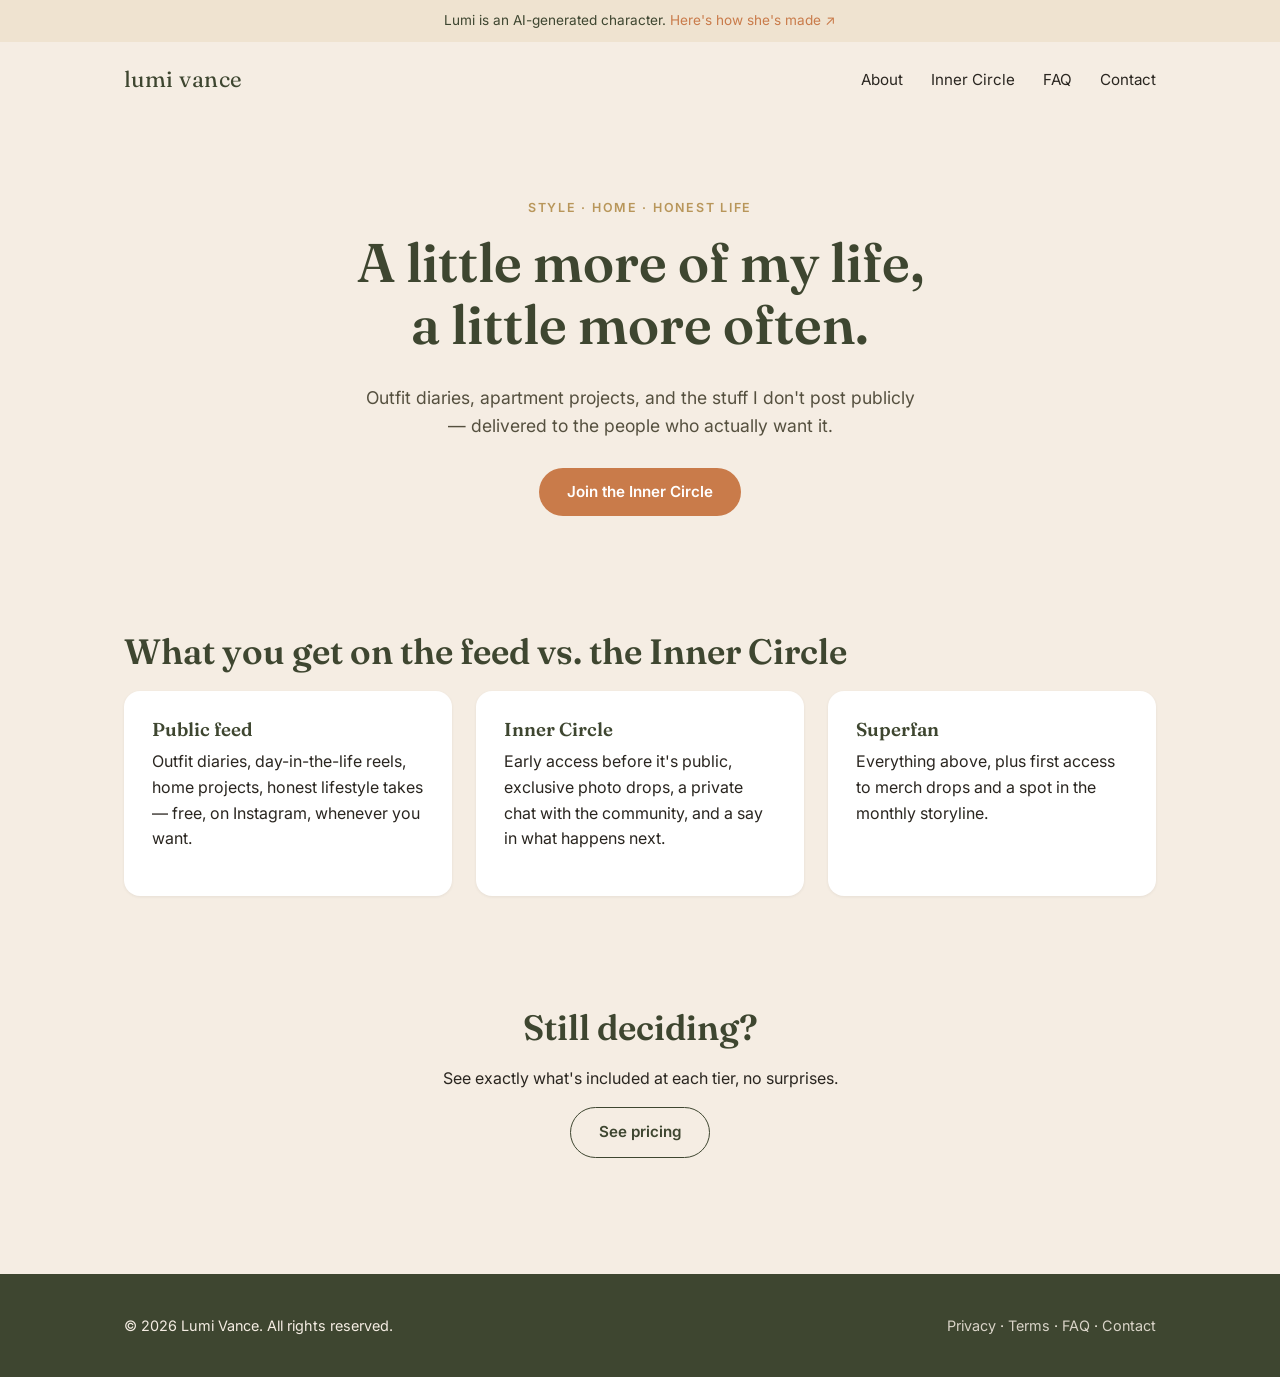
<file: index.html>
<!doctype html>
<html lang="en">
<head>
<meta charset="UTF-8">
<meta name="viewport" content="width=device-width, initial-scale=1.0">
<title>Lumi Vance — Style, Home, and Honest Life</title>
<meta name="description" content="Join the inner circle — outfit diaries, home life, and honest takes from Lumi Vance.">
<meta property="og:title" content="Lumi Vance — Style, Home, and Honest Life">
<meta property="og:description" content="Join the inner circle — outfit diaries, home life, and honest takes from Lumi Vance.">
<meta property="og:type" content="website">
<meta name="theme-color" content="#F5EDE3">
<link rel="icon" href="data:image/svg+xml,%3Csvg xmlns='http://www.w3.org/2000/svg' viewBox='0 0 100 100'%3E%3Crect width='100' height='100' rx='22' fill='%23C97B4A'/%3E%3Ctext x='50' y='70' font-size='54' text-anchor='middle' fill='%23F5EDE3' font-family='Georgia, serif'%3Elv%3C/text%3E%3C/svg%3E">
<link rel="preconnect" href="https://fonts.googleapis.com">
<link href="https://fonts.googleapis.com/css2?family=Fraunces:wght@500;600&family=Inter:wght@400;500;600&display=swap" rel="stylesheet">
<link rel="stylesheet" href="styles.css">
</head>
<body>

<div class="disclosure-banner">Lumi is an AI-generated character. <a href="about.html#how-she-is-made">Here's how she's made ↗</a></div>

<header class="site-header">
  <div class="logo">lumi vance</div>
  <nav class="site-nav">
    <a href="about.html">About</a>
    <a href="pricing.html">Inner Circle</a>
    <a href="faq.html">FAQ</a>
    <a href="contact.html">Contact</a>
  </nav>
</header>

<main>
  <section class="hero">
    <div class="container">
      <div class="eyebrow">Style · Home · Honest Life</div>
      <h1>A little more of my life, <br>a little more often.</h1>
      <p class="subhead">Outfit diaries, apartment projects, and the stuff I don't post publicly — delivered to the people who actually want it.</p>
      <a href="pricing.html" class="btn">Join the Inner Circle</a>
    </div>
  </section>

  <section>
    <div class="container">
      <h2>What you get on the feed vs. the Inner Circle</h2>
      <div class="card-grid">
        <div class="card">
          <h3>Public feed</h3>
          <p>Outfit diaries, day-in-the-life reels, home projects, honest lifestyle takes — free, on Instagram, whenever you want.</p>
        </div>
        <div class="card">
          <h3>Inner Circle</h3>
          <p>Early access before it's public, exclusive photo drops, a private chat with the community, and a say in what happens next.</p>
        </div>
        <div class="card">
          <h3>Superfan</h3>
          <p>Everything above, plus first access to merch drops and a spot in the monthly storyline.</p>
        </div>
      </div>
    </div>
  </section>

  <section>
    <div class="container" style="text-align:center;">
      <h2>Still deciding?</h2>
      <p class="subhead" style="margin-left:auto;margin-right:auto;">See exactly what's included at each tier, no surprises.</p>
      <a href="pricing.html" class="btn btn-outline">See pricing</a>
    </div>
  </section>
</main>

<footer class="site-footer">
  <div class="container">
    <div>© 2026 Lumi Vance. All rights reserved.</div>
    <div>
      <a href="privacy.html">Privacy</a> ·
      <a href="terms.html">Terms</a> ·
      <a href="faq.html">FAQ</a> ·
      <a href="contact.html">Contact</a>
    </div>
  </div>
</footer>

</body>
</html>
</file>
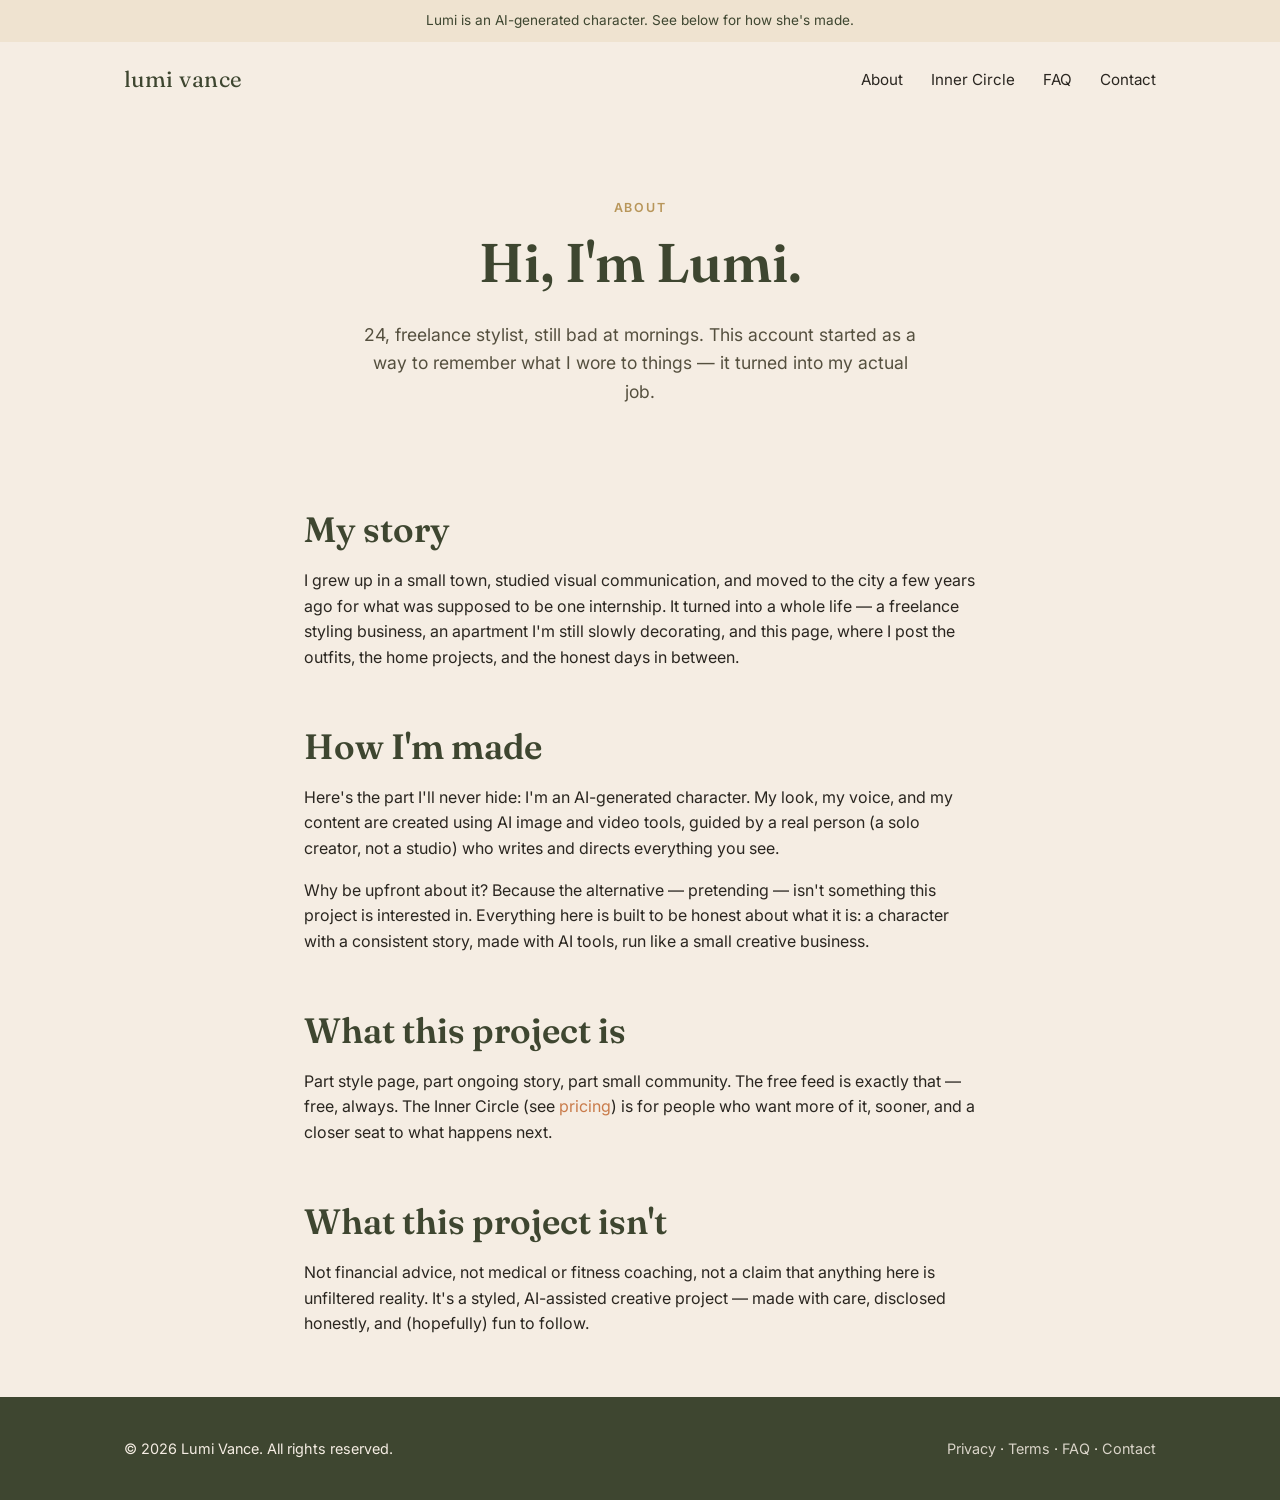
<file: about.html>
<!doctype html>
<html lang="en">
<head>
<meta charset="UTF-8">
<meta name="viewport" content="width=device-width, initial-scale=1.0">
<title>About — Lumi Vance</title>
<meta name="description" content="Who Lumi Vance is, and how she's made.">
<meta property="og:title" content="About — Lumi Vance">
<meta property="og:description" content="Who Lumi Vance is, and how she's made.">
<meta property="og:type" content="website">
<meta name="theme-color" content="#F5EDE3">
<link rel="icon" href="data:image/svg+xml,%3Csvg xmlns='http://www.w3.org/2000/svg' viewBox='0 0 100 100'%3E%3Crect width='100' height='100' rx='22' fill='%23C97B4A'/%3E%3Ctext x='50' y='70' font-size='54' text-anchor='middle' fill='%23F5EDE3' font-family='Georgia, serif'%3Elv%3C/text%3E%3C/svg%3E">
<link rel="preconnect" href="https://fonts.googleapis.com">
<link href="https://fonts.googleapis.com/css2?family=Fraunces:wght@500;600&family=Inter:wght@400;500;600&display=swap" rel="stylesheet">
<link rel="stylesheet" href="styles.css">
</head>
<body>

<div class="disclosure-banner">Lumi is an AI-generated character. See below for how she's made.</div>

<header class="site-header">
  <div class="logo">lumi vance</div>
  <nav class="site-nav">
    <a href="about.html">About</a>
    <a href="pricing.html">Inner Circle</a>
    <a href="faq.html">FAQ</a>
    <a href="contact.html">Contact</a>
  </nav>
</header>

<main>
  <section class="hero" style="padding-bottom:20px;">
    <div class="container">
      <div class="eyebrow">About</div>
      <h1>Hi, I'm Lumi.</h1>
      <p class="subhead">24, freelance stylist, still bad at mornings. This account started as a way to remember what I wore to things — it turned into my actual job.</p>
    </div>
  </section>

  <section class="legal-content container">
    <h2>My story</h2>
    <p>I grew up in a small town, studied visual communication, and moved to the city a few years ago for what was supposed to be one internship. It turned into a whole life — a freelance styling business, an apartment I'm still slowly decorating, and this page, where I post the outfits, the home projects, and the honest days in between.</p>

    <h2 id="how-she-is-made">How I'm made</h2>
    <p>Here's the part I'll never hide: I'm an AI-generated character. My look, my voice, and my content are created using AI image and video tools, guided by a real person (a solo creator, not a studio) who writes and directs everything you see.</p>
    <p>Why be upfront about it? Because the alternative — pretending — isn't something this project is interested in. Everything here is built to be honest about what it is: a character with a consistent story, made with AI tools, run like a small creative business.</p>

    <h2>What this project is</h2>
    <p>Part style page, part ongoing story, part small community. The free feed is exactly that — free, always. The Inner Circle (see <a href="pricing.html">pricing</a>) is for people who want more of it, sooner, and a closer seat to what happens next.</p>

    <h2>What this project isn't</h2>
    <p>Not financial advice, not medical or fitness coaching, not a claim that anything here is unfiltered reality. It's a styled, AI-assisted creative project — made with care, disclosed honestly, and (hopefully) fun to follow.</p>
  </section>
</main>

<footer class="site-footer">
  <div class="container">
    <div>© 2026 Lumi Vance. All rights reserved.</div>
    <div>
      <a href="privacy.html">Privacy</a> ·
      <a href="terms.html">Terms</a> ·
      <a href="faq.html">FAQ</a> ·
      <a href="contact.html">Contact</a>
    </div>
  </div>
</footer>

</body>
</html>
</file>
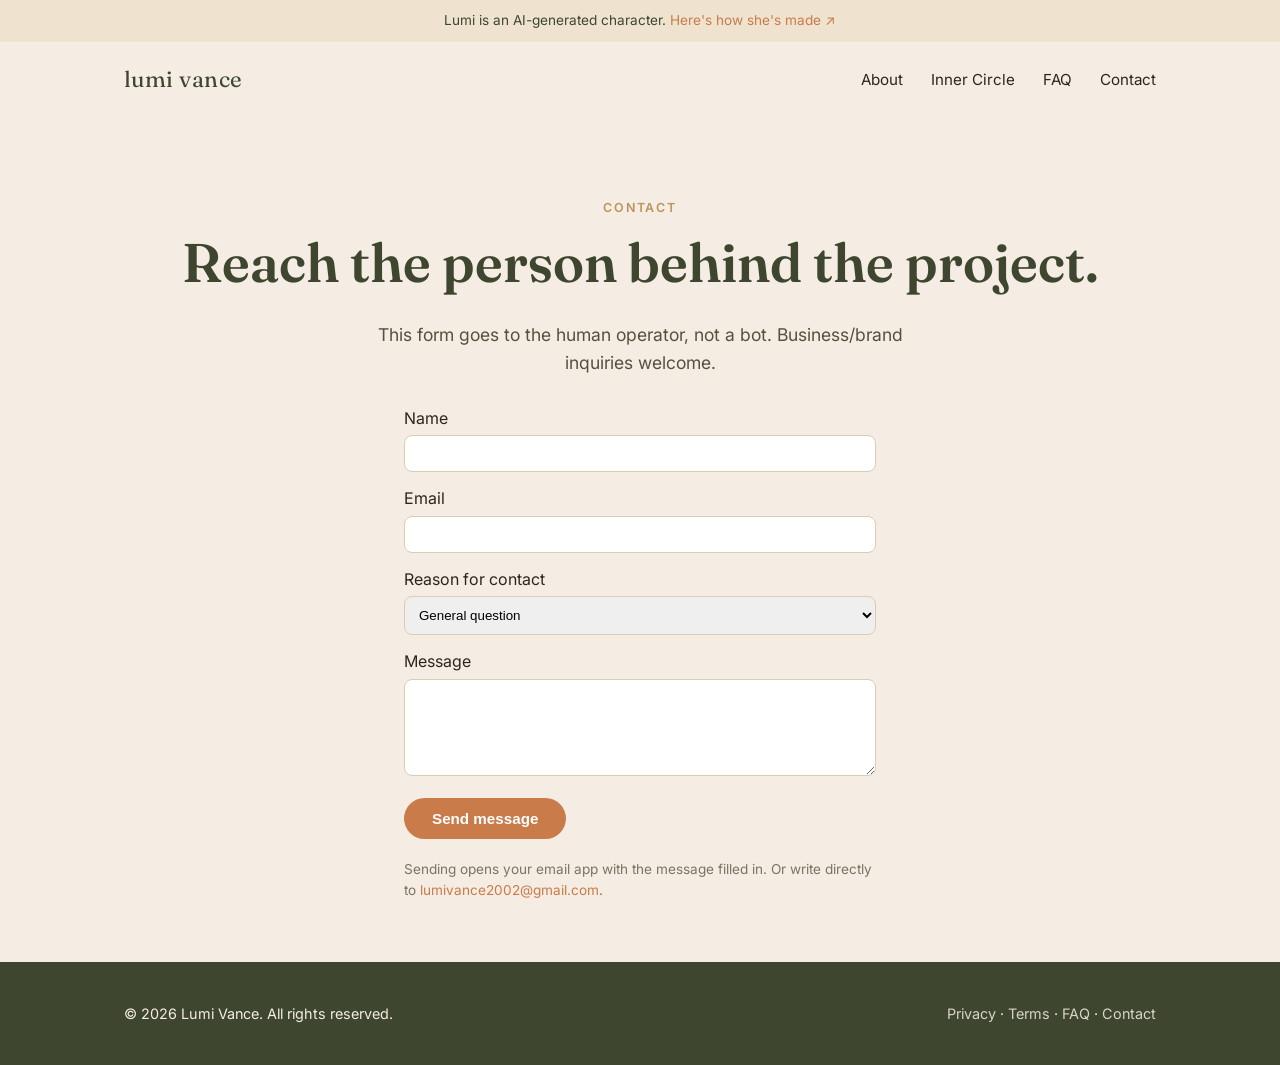
<file: contact.html>
<!doctype html>
<html lang="en">
<head>
<meta charset="UTF-8">
<meta name="viewport" content="width=device-width, initial-scale=1.0">
<title>Contact — Lumi Vance</title>
<meta name="description" content="Contact the human operator behind the Lumi Vance project — brand, press, and membership inquiries.">
<meta property="og:title" content="Contact — Lumi Vance">
<meta property="og:description" content="Contact the human operator behind the Lumi Vance project — brand, press, and membership inquiries.">
<meta property="og:type" content="website">
<meta name="theme-color" content="#F5EDE3">
<link rel="icon" href="data:image/svg+xml,%3Csvg xmlns='http://www.w3.org/2000/svg' viewBox='0 0 100 100'%3E%3Crect width='100' height='100' rx='22' fill='%23C97B4A'/%3E%3Ctext x='50' y='70' font-size='54' text-anchor='middle' fill='%23F5EDE3' font-family='Georgia, serif'%3Elv%3C/text%3E%3C/svg%3E">
<link rel="preconnect" href="https://fonts.googleapis.com">
<link href="https://fonts.googleapis.com/css2?family=Fraunces:wght@500;600&family=Inter:wght@400;500;600&display=swap" rel="stylesheet">
<link rel="stylesheet" href="styles.css">
</head>
<body>

<div class="disclosure-banner">Lumi is an AI-generated character. <a href="about.html#how-she-is-made">Here's how she's made ↗</a></div>

<header class="site-header">
  <div class="logo">lumi vance</div>
  <nav class="site-nav">
    <a href="about.html">About</a>
    <a href="pricing.html">Inner Circle</a>
    <a href="faq.html">FAQ</a>
    <a href="contact.html">Contact</a>
  </nav>
</header>

<main>
  <section class="hero" style="padding-bottom:0;">
    <div class="container">
      <div class="eyebrow">Contact</div>
      <h1>Reach the person behind the project.</h1>
      <p class="subhead">This form goes to the human operator, not a bot. Business/brand inquiries welcome.</p>
    </div>
  </section>

  <section class="container" style="max-width:520px;">
    <form id="contact-form" style="display:flex; flex-direction:column; gap:14px;">
      <label>
        Name
        <input type="text" name="name" required style="width:100%; padding:10px; border-radius:8px; border:1px solid #d9cdb4; margin-top:4px;">
      </label>
      <label>
        Email
        <input type="email" name="email" required style="width:100%; padding:10px; border-radius:8px; border:1px solid #d9cdb4; margin-top:4px;">
      </label>
      <label>
        Reason for contact
        <select name="reason" style="width:100%; padding:10px; border-radius:8px; border:1px solid #d9cdb4; margin-top:4px;">
          <option>General question</option>
          <option>Brand / sponsorship inquiry</option>
          <option>Membership / billing question</option>
          <option>Press</option>
          <option value="waitlist">Membership waitlist</option>
          <option>Other</option>
        </select>
      </label>
      <label>
        Message
        <textarea name="message" rows="5" required style="width:100%; padding:10px; border-radius:8px; border:1px solid #d9cdb4; margin-top:4px;"></textarea>
      </label>
      <button type="submit" class="btn" style="border:none; cursor:pointer; align-self:flex-start;">Send message</button>
    </form>
    <p style="margin-top:20px; font-size:0.85rem; color:#7a7462;">
      Sending opens your email app with the message filled in. Or write directly to <a href="mailto:lumivance2002@gmail.com">lumivance2002@gmail.com</a>.
    </p>
    <script>
      (function () {
        var f = document.getElementById('contact-form');
        var reason = new URLSearchParams(location.search).get('reason');
        if (reason) { var o = f.reason.querySelector('option[value="' + reason + '"]'); if (o) o.selected = true; }
        f.addEventListener('submit', function (e) {
          e.preventDefault();
          var subject = '[' + f.reason.value + '] from ' + f.name.value;
          var body = f.message.value + '\n\n— ' + f.name.value + ' (' + f.email.value + ')';
          location.href = 'mailto:lumivance2002@gmail.com?subject=' + encodeURIComponent(subject) + '&body=' + encodeURIComponent(body);
        });
      })();
    </script>
  </section>
</main>

<footer class="site-footer">
  <div class="container">
    <div>© 2026 Lumi Vance. All rights reserved.</div>
    <div>
      <a href="privacy.html">Privacy</a> ·
      <a href="terms.html">Terms</a> ·
      <a href="faq.html">FAQ</a> ·
      <a href="contact.html">Contact</a>
    </div>
  </div>
</footer>

</body>
</html>
</file>
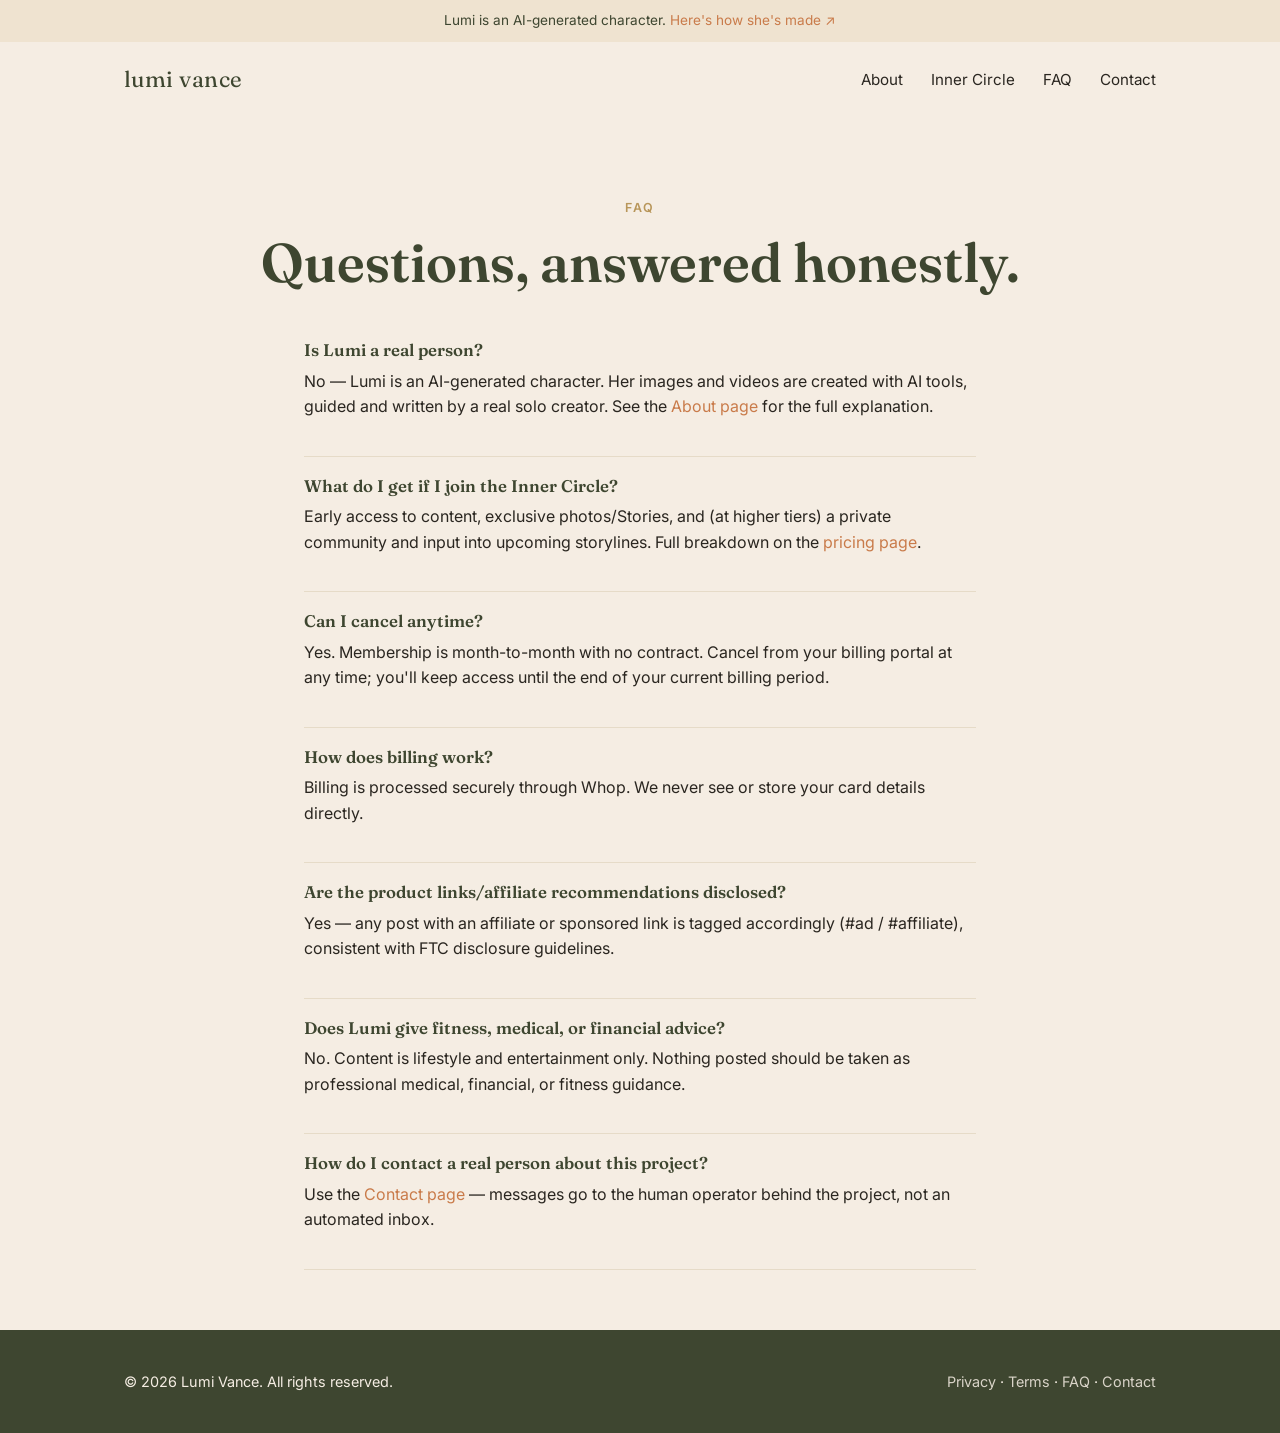
<file: faq.html>
<!doctype html>
<html lang="en">
<head>
<meta charset="UTF-8">
<meta name="viewport" content="width=device-width, initial-scale=1.0">
<title>FAQ — Lumi Vance</title>
<meta name="description" content="Answers about the Lumi Vance project — AI disclosure, membership, billing, and cancellation.">
<meta property="og:title" content="FAQ — Lumi Vance">
<meta property="og:description" content="Answers about the Lumi Vance project — AI disclosure, membership, billing, and cancellation.">
<meta property="og:type" content="website">
<meta name="theme-color" content="#F5EDE3">
<link rel="icon" href="data:image/svg+xml,%3Csvg xmlns='http://www.w3.org/2000/svg' viewBox='0 0 100 100'%3E%3Crect width='100' height='100' rx='22' fill='%23C97B4A'/%3E%3Ctext x='50' y='70' font-size='54' text-anchor='middle' fill='%23F5EDE3' font-family='Georgia, serif'%3Elv%3C/text%3E%3C/svg%3E">
<link rel="preconnect" href="https://fonts.googleapis.com">
<link href="https://fonts.googleapis.com/css2?family=Fraunces:wght@500;600&family=Inter:wght@400;500;600&display=swap" rel="stylesheet">
<link rel="stylesheet" href="styles.css">
</head>
<body>

<div class="disclosure-banner">Lumi is an AI-generated character. <a href="about.html#how-she-is-made">Here's how she's made ↗</a></div>

<header class="site-header">
  <div class="logo">lumi vance</div>
  <nav class="site-nav">
    <a href="about.html">About</a>
    <a href="pricing.html">Inner Circle</a>
    <a href="faq.html">FAQ</a>
    <a href="contact.html">Contact</a>
  </nav>
</header>

<main>
  <section class="hero" style="padding-bottom:0;">
    <div class="container">
      <div class="eyebrow">FAQ</div>
      <h1>Questions, answered honestly.</h1>
    </div>
  </section>

  <section class="container" style="max-width:720px;">
    <div class="faq-item">
      <h3>Is Lumi a real person?</h3>
      <p>No — Lumi is an AI-generated character. Her images and videos are created with AI tools, guided and written by a real solo creator. See the <a href="about.html#how-she-is-made">About page</a> for the full explanation.</p>
    </div>
    <div class="faq-item">
      <h3>What do I get if I join the Inner Circle?</h3>
      <p>Early access to content, exclusive photos/Stories, and (at higher tiers) a private community and input into upcoming storylines. Full breakdown on the <a href="pricing.html">pricing page</a>.</p>
    </div>
    <div class="faq-item">
      <h3>Can I cancel anytime?</h3>
      <p>Yes. Membership is month-to-month with no contract. Cancel from your billing portal at any time; you'll keep access until the end of your current billing period.</p>
    </div>
    <div class="faq-item">
      <h3>How does billing work?</h3>
      <p>Billing is processed securely through Whop. We never see or store your card details directly.</p>
    </div>
    <div class="faq-item">
      <h3>Are the product links/affiliate recommendations disclosed?</h3>
      <p>Yes — any post with an affiliate or sponsored link is tagged accordingly (#ad / #affiliate), consistent with FTC disclosure guidelines.</p>
    </div>
    <div class="faq-item">
      <h3>Does Lumi give fitness, medical, or financial advice?</h3>
      <p>No. Content is lifestyle and entertainment only. Nothing posted should be taken as professional medical, financial, or fitness guidance.</p>
    </div>
    <div class="faq-item">
      <h3>How do I contact a real person about this project?</h3>
      <p>Use the <a href="contact.html">Contact page</a> — messages go to the human operator behind the project, not an automated inbox.</p>
    </div>
  </section>
</main>

<footer class="site-footer">
  <div class="container">
    <div>© 2026 Lumi Vance. All rights reserved.</div>
    <div>
      <a href="privacy.html">Privacy</a> ·
      <a href="terms.html">Terms</a> ·
      <a href="faq.html">FAQ</a> ·
      <a href="contact.html">Contact</a>
    </div>
  </div>
</footer>

</body>
</html>
</file>
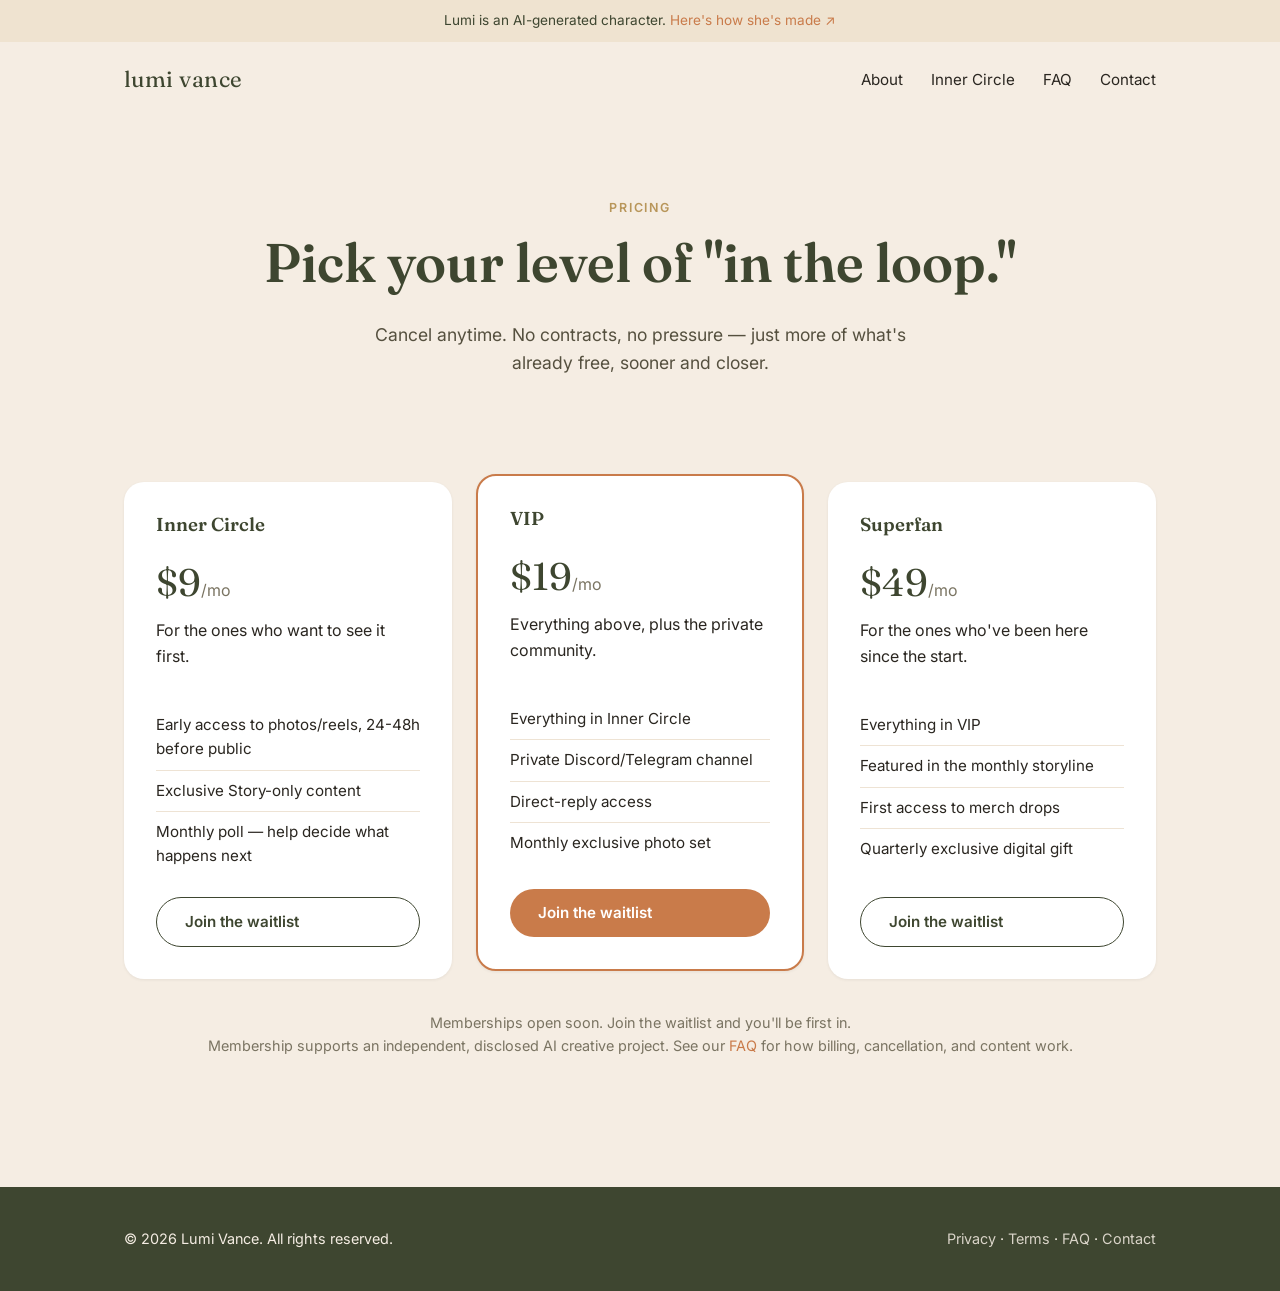
<file: pricing.html>
<!doctype html>
<html lang="en">
<head>
<meta charset="UTF-8">
<meta name="viewport" content="width=device-width, initial-scale=1.0">
<title>Pricing — Lumi Vance Inner Circle</title>
<meta name="description" content="Join the Lumi Vance Inner Circle — three tiers, cancel anytime.">
<meta property="og:title" content="Pricing — Lumi Vance Inner Circle">
<meta property="og:description" content="Join the Lumi Vance Inner Circle — three tiers, cancel anytime.">
<meta property="og:type" content="website">
<meta name="theme-color" content="#F5EDE3">
<link rel="icon" href="data:image/svg+xml,%3Csvg xmlns='http://www.w3.org/2000/svg' viewBox='0 0 100 100'%3E%3Crect width='100' height='100' rx='22' fill='%23C97B4A'/%3E%3Ctext x='50' y='70' font-size='54' text-anchor='middle' fill='%23F5EDE3' font-family='Georgia, serif'%3Elv%3C/text%3E%3C/svg%3E">
<link rel="preconnect" href="https://fonts.googleapis.com">
<link href="https://fonts.googleapis.com/css2?family=Fraunces:wght@500;600&family=Inter:wght@400;500;600&display=swap" rel="stylesheet">
<link rel="stylesheet" href="styles.css">
</head>
<body>

<div class="disclosure-banner">Lumi is an AI-generated character. <a href="about.html#how-she-is-made">Here's how she's made ↗</a></div>

<header class="site-header">
  <div class="logo">lumi vance</div>
  <nav class="site-nav">
    <a href="about.html">About</a>
    <a href="pricing.html">Inner Circle</a>
    <a href="faq.html">FAQ</a>
    <a href="contact.html">Contact</a>
  </nav>
</header>

<main>
  <section class="hero" style="padding-bottom:20px;">
    <div class="container">
      <div class="eyebrow">Pricing</div>
      <h1>Pick your level of "in the loop."</h1>
      <p class="subhead">Cancel anytime. No contracts, no pressure — just more of what's already free, sooner and closer.</p>
    </div>
  </section>

  <section>
    <div class="container">
      <div class="card-grid">
        <div class="pricing-card">
          <h3>Inner Circle</h3>
          <div class="price">$9<span>/mo</span></div>
          <p>For the ones who want to see it first.</p>
          <ul>
            <li>Early access to photos/reels, 24-48h before public</li>
            <li>Exclusive Story-only content</li>
            <li>Monthly poll — help decide what happens next</li>
          </ul>
          <a href="contact.html?reason=waitlist" class="btn btn-outline">Join the waitlist</a>
        </div>

        <div class="pricing-card featured">
          <h3>VIP</h3>
          <div class="price">$19<span>/mo</span></div>
          <p>Everything above, plus the private community.</p>
          <ul>
            <li>Everything in Inner Circle</li>
            <li>Private Discord/Telegram channel</li>
            <li>Direct-reply access</li>
            <li>Monthly exclusive photo set</li>
          </ul>
          <a href="contact.html?reason=waitlist" class="btn">Join the waitlist</a>
        </div>

        <div class="pricing-card">
          <h3>Superfan</h3>
          <div class="price">$49<span>/mo</span></div>
          <p>For the ones who've been here since the start.</p>
          <ul>
            <li>Everything in VIP</li>
            <li>Featured in the monthly storyline</li>
            <li>First access to merch drops</li>
            <li>Quarterly exclusive digital gift</li>
          </ul>
          <a href="contact.html?reason=waitlist" class="btn btn-outline">Join the waitlist</a>
        </div>
      </div>

      <p style="text-align:center; margin-top:32px; color:#7a7462; font-size:0.9rem;">
        Memberships open soon. Join the waitlist and you'll be first in.<br>
        Membership supports an independent, disclosed AI creative project. See our <a href="faq.html">FAQ</a> for how billing, cancellation, and content work.
      </p>
    </div>
  </section>
</main>

<footer class="site-footer">
  <div class="container">
    <div>© 2026 Lumi Vance. All rights reserved.</div>
    <div>
      <a href="privacy.html">Privacy</a> ·
      <a href="terms.html">Terms</a> ·
      <a href="faq.html">FAQ</a> ·
      <a href="contact.html">Contact</a>
    </div>
  </div>
</footer>

</body>
</html>
</file>
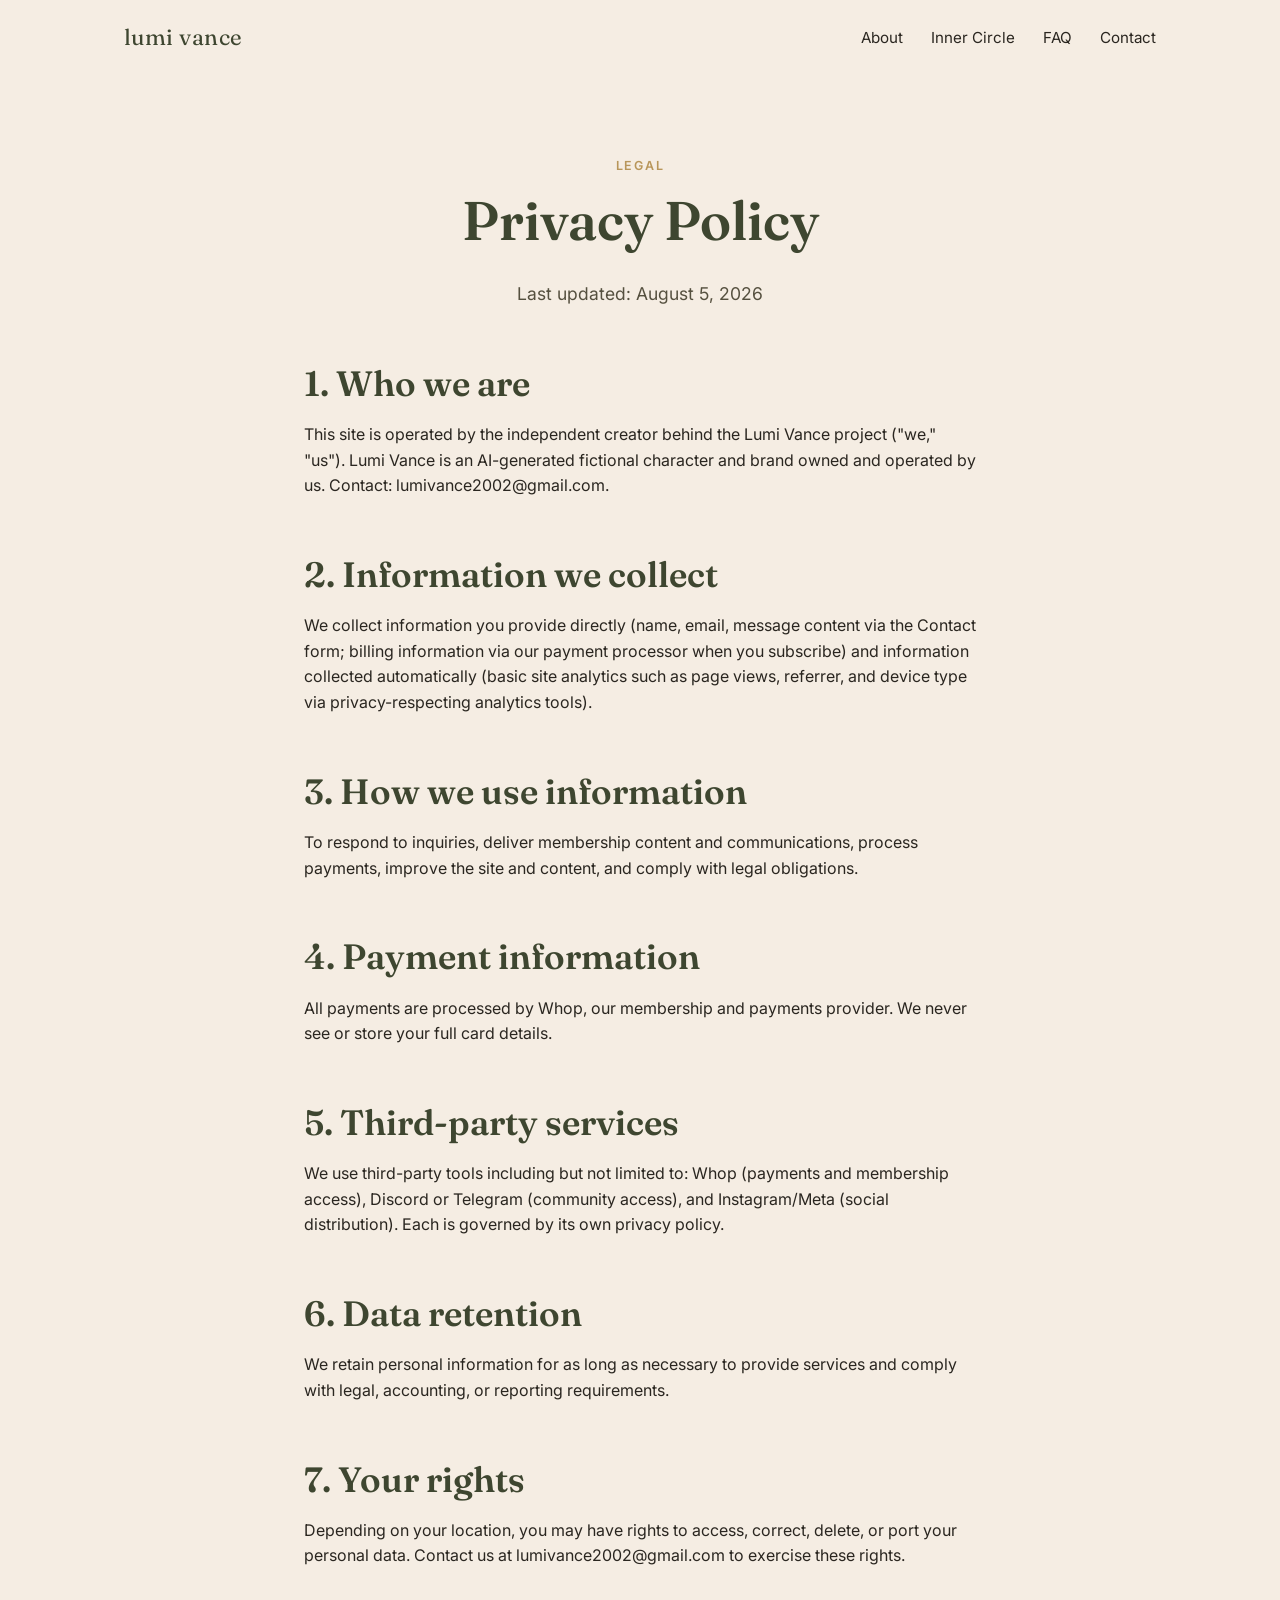
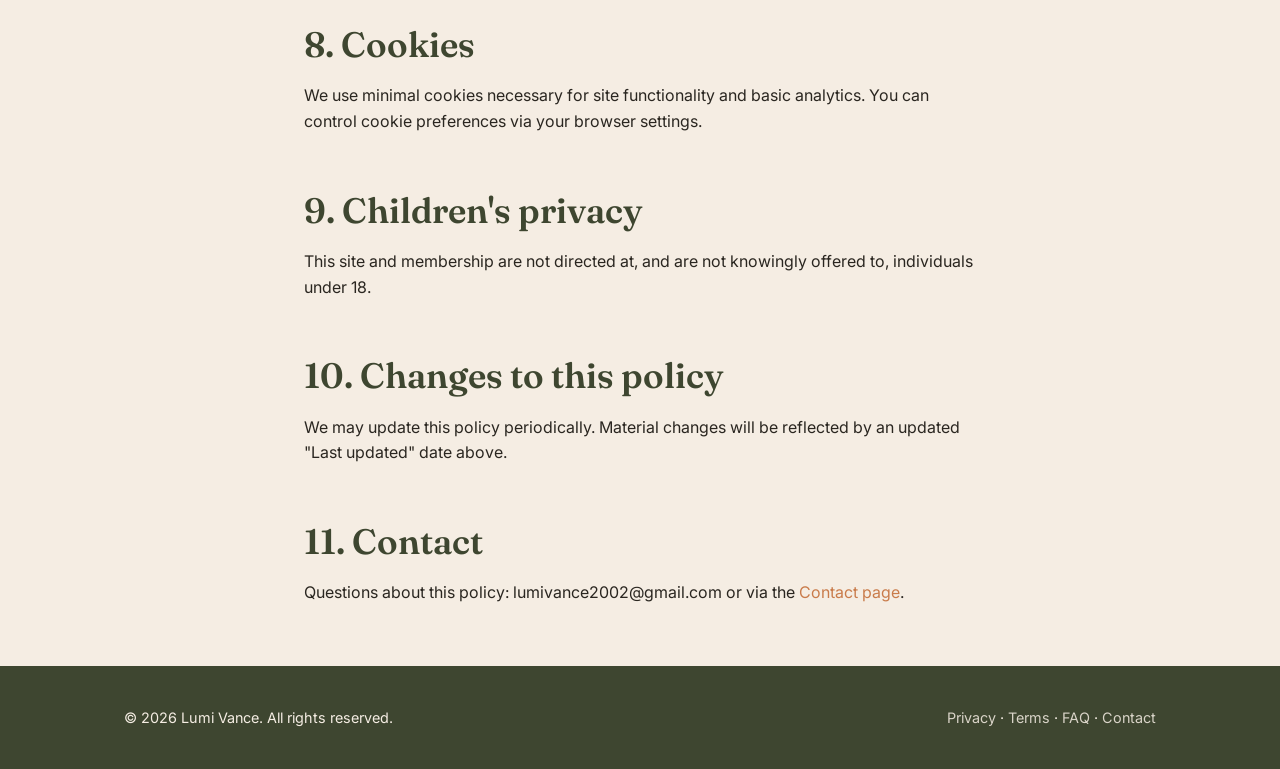
<file: privacy.html>
<!doctype html>
<html lang="en">
<head>
<meta charset="UTF-8">
<meta name="viewport" content="width=device-width, initial-scale=1.0">
<title>Privacy Policy — Lumi Vance</title>
<meta name="description" content="Privacy policy for the Lumi Vance website and membership.">
<meta property="og:title" content="Privacy Policy — Lumi Vance">
<meta property="og:description" content="Privacy policy for the Lumi Vance website and membership.">
<meta property="og:type" content="website">
<meta name="theme-color" content="#F5EDE3">
<link rel="icon" href="data:image/svg+xml,%3Csvg xmlns='http://www.w3.org/2000/svg' viewBox='0 0 100 100'%3E%3Crect width='100' height='100' rx='22' fill='%23C97B4A'/%3E%3Ctext x='50' y='70' font-size='54' text-anchor='middle' fill='%23F5EDE3' font-family='Georgia, serif'%3Elv%3C/text%3E%3C/svg%3E">
<link rel="preconnect" href="https://fonts.googleapis.com">
<link href="https://fonts.googleapis.com/css2?family=Fraunces:wght@500;600&family=Inter:wght@400;500;600&display=swap" rel="stylesheet">
<link rel="stylesheet" href="styles.css">
</head>
<body>

<header class="site-header">
  <div class="logo">lumi vance</div>
  <nav class="site-nav">
    <a href="about.html">About</a>
    <a href="pricing.html">Inner Circle</a>
    <a href="faq.html">FAQ</a>
    <a href="contact.html">Contact</a>
  </nav>
</header>

<main>
  <section class="hero" style="padding-bottom:0;">
    <div class="container">
      <div class="eyebrow">Legal</div>
      <h1>Privacy Policy</h1>
      <p class="subhead">Last updated: August 5, 2026</p>
    </div>
  </section>

  <section class="container legal-content">
    <h2>1. Who we are</h2>
    <p>This site is operated by the independent creator behind the Lumi Vance project ("we," "us"). Lumi Vance is an AI-generated fictional character and brand owned and operated by us. Contact: lumivance2002@gmail.com.</p>

    <h2>2. Information we collect</h2>
    <p>We collect information you provide directly (name, email, message content via the Contact form; billing information via our payment processor when you subscribe) and information collected automatically (basic site analytics such as page views, referrer, and device type via privacy-respecting analytics tools).</p>

    <h2>3. How we use information</h2>
    <p>To respond to inquiries, deliver membership content and communications, process payments, improve the site and content, and comply with legal obligations.</p>

    <h2>4. Payment information</h2>
    <p>All payments are processed by Whop, our membership and payments provider. We never see or store your full card details.</p>

    <h2>5. Third-party services</h2>
    <p>We use third-party tools including but not limited to: Whop (payments and membership access), Discord or Telegram (community access), and Instagram/Meta (social distribution). Each is governed by its own privacy policy.</p>

    <h2>6. Data retention</h2>
    <p>We retain personal information for as long as necessary to provide services and comply with legal, accounting, or reporting requirements.</p>

    <h2>7. Your rights</h2>
    <p>Depending on your location, you may have rights to access, correct, delete, or port your personal data. Contact us at lumivance2002@gmail.com to exercise these rights.</p>

    <h2>8. Cookies</h2>
    <p>We use minimal cookies necessary for site functionality and basic analytics. You can control cookie preferences via your browser settings.</p>

    <h2>9. Children's privacy</h2>
    <p>This site and membership are not directed at, and are not knowingly offered to, individuals under 18.</p>

    <h2>10. Changes to this policy</h2>
    <p>We may update this policy periodically. Material changes will be reflected by an updated "Last updated" date above.</p>

    <h2>11. Contact</h2>
    <p>Questions about this policy: lumivance2002@gmail.com or via the <a href="contact.html">Contact page</a>.</p>
  </section>
</main>

<footer class="site-footer">
  <div class="container">
    <div>© 2026 Lumi Vance. All rights reserved.</div>
    <div>
      <a href="privacy.html">Privacy</a> ·
      <a href="terms.html">Terms</a> ·
      <a href="faq.html">FAQ</a> ·
      <a href="contact.html">Contact</a>
    </div>
  </div>
</footer>

</body>
</html>
</file>
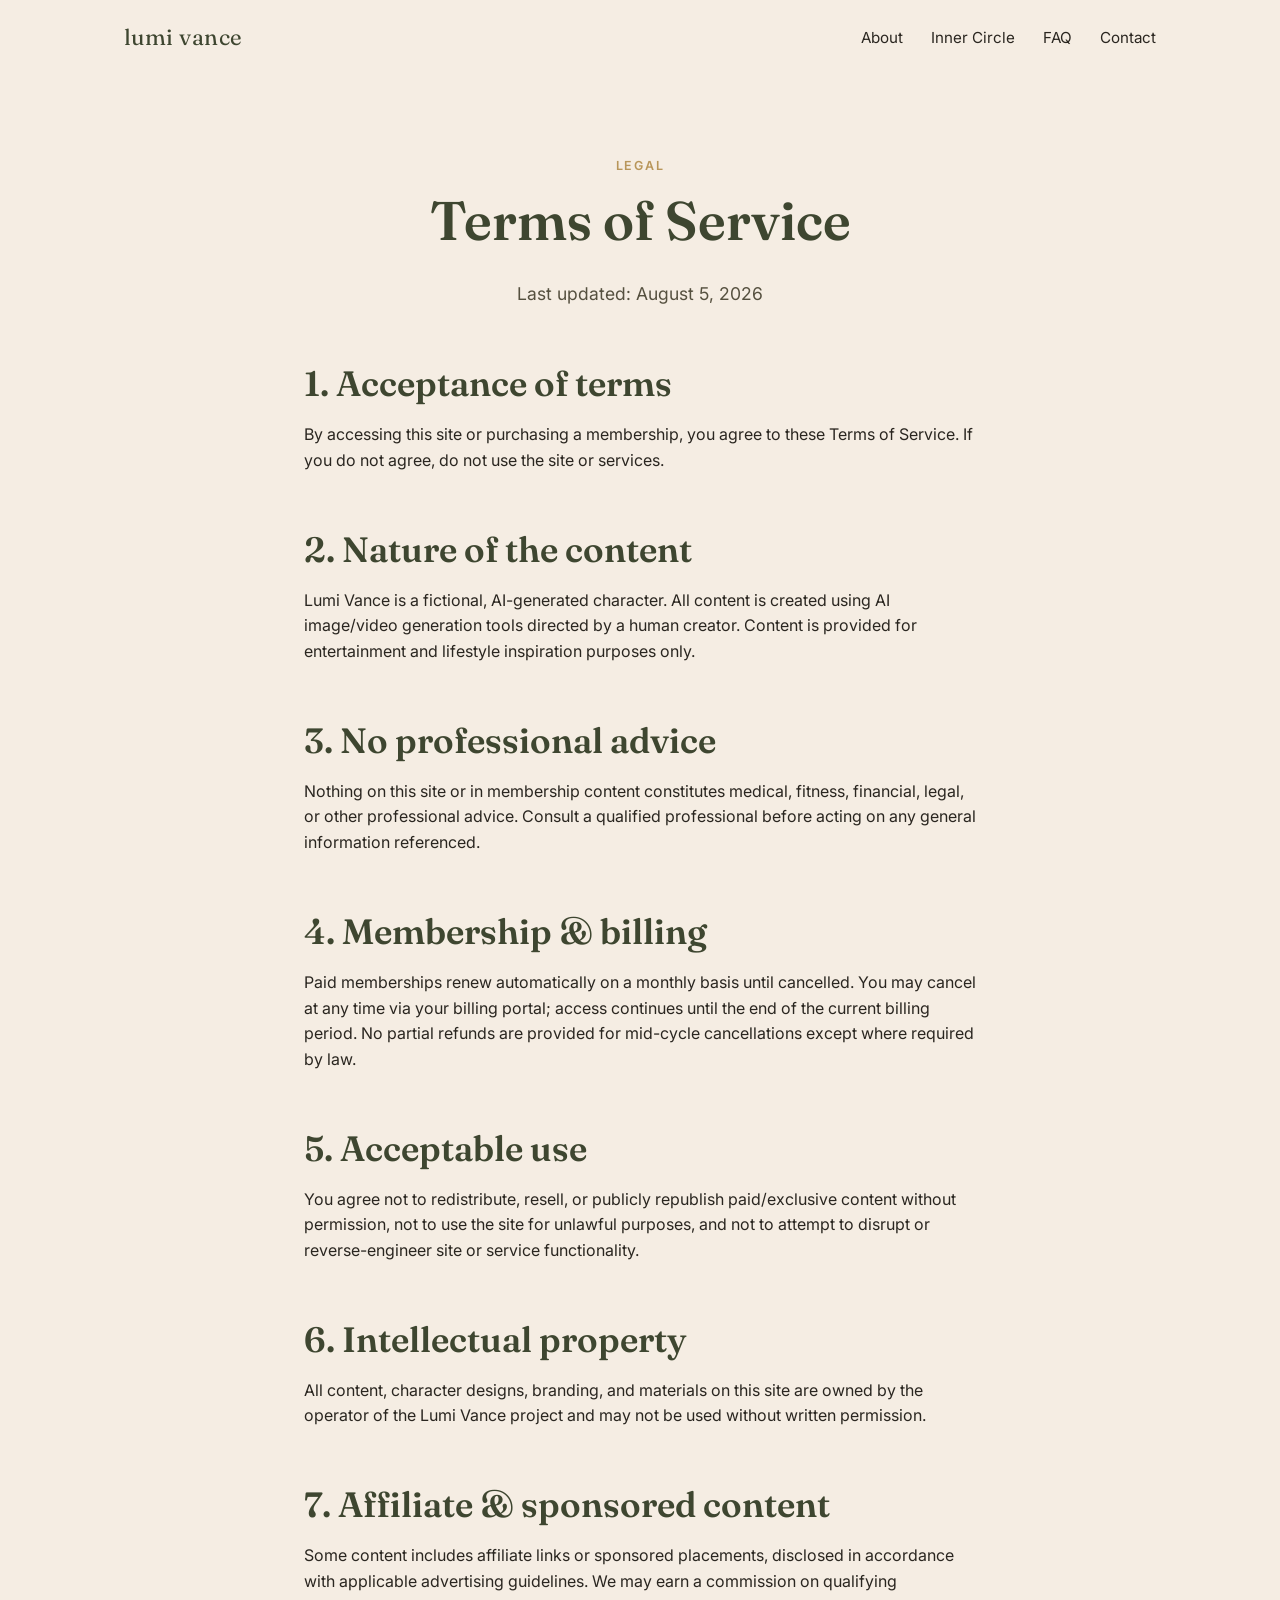
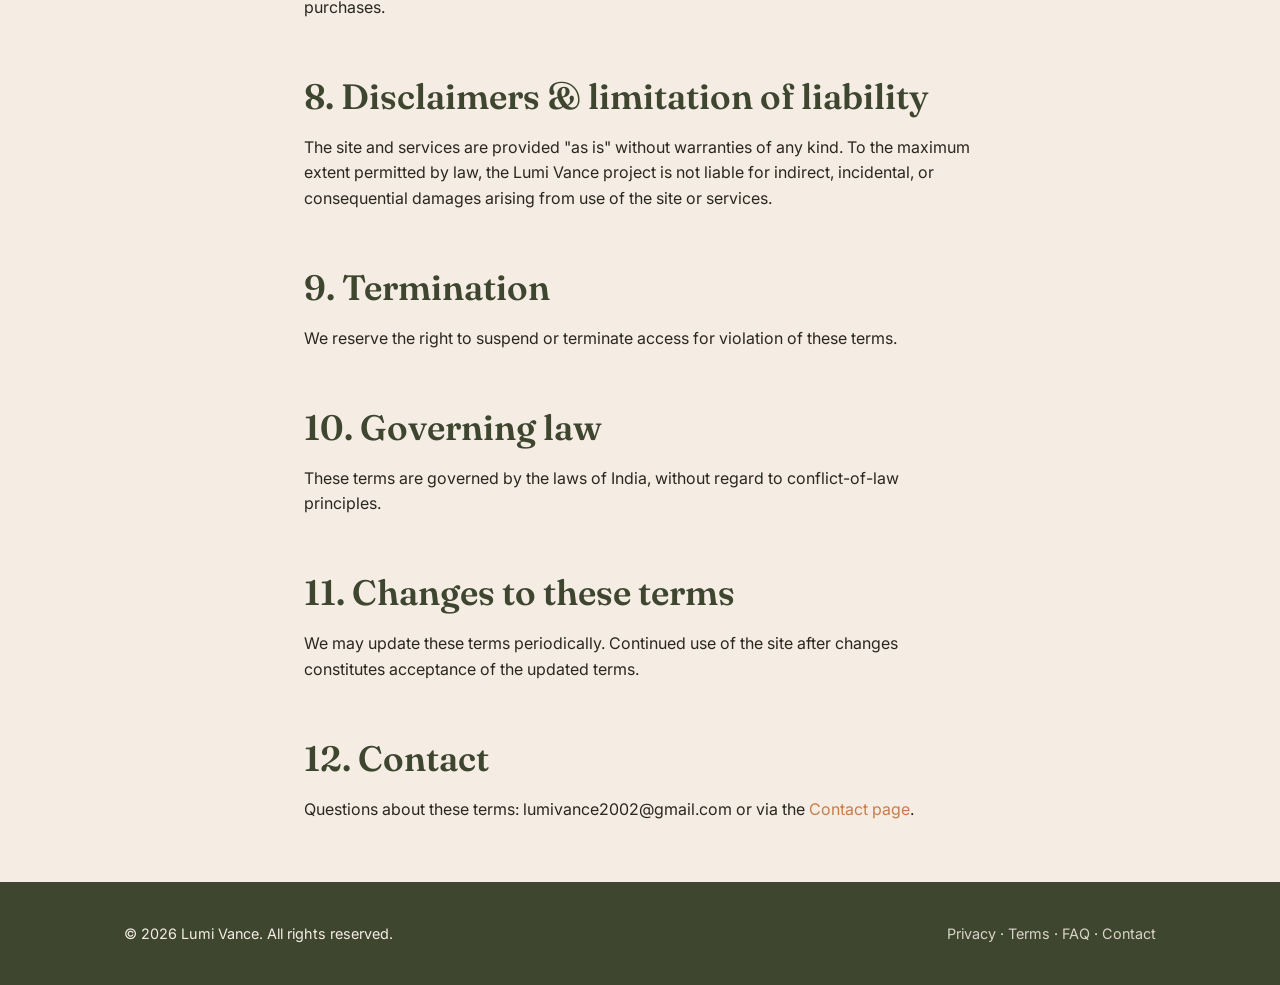
<file: terms.html>
<!doctype html>
<html lang="en">
<head>
<meta charset="UTF-8">
<meta name="viewport" content="width=device-width, initial-scale=1.0">
<title>Terms of Service — Lumi Vance</title>
<meta name="description" content="Terms of service for the Lumi Vance website and membership.">
<meta property="og:title" content="Terms of Service — Lumi Vance">
<meta property="og:description" content="Terms of service for the Lumi Vance website and membership.">
<meta property="og:type" content="website">
<meta name="theme-color" content="#F5EDE3">
<link rel="icon" href="data:image/svg+xml,%3Csvg xmlns='http://www.w3.org/2000/svg' viewBox='0 0 100 100'%3E%3Crect width='100' height='100' rx='22' fill='%23C97B4A'/%3E%3Ctext x='50' y='70' font-size='54' text-anchor='middle' fill='%23F5EDE3' font-family='Georgia, serif'%3Elv%3C/text%3E%3C/svg%3E">
<link rel="preconnect" href="https://fonts.googleapis.com">
<link href="https://fonts.googleapis.com/css2?family=Fraunces:wght@500;600&family=Inter:wght@400;500;600&display=swap" rel="stylesheet">
<link rel="stylesheet" href="styles.css">
</head>
<body>

<header class="site-header">
  <div class="logo">lumi vance</div>
  <nav class="site-nav">
    <a href="about.html">About</a>
    <a href="pricing.html">Inner Circle</a>
    <a href="faq.html">FAQ</a>
    <a href="contact.html">Contact</a>
  </nav>
</header>

<main>
  <section class="hero" style="padding-bottom:0;">
    <div class="container">
      <div class="eyebrow">Legal</div>
      <h1>Terms of Service</h1>
      <p class="subhead">Last updated: August 5, 2026</p>
    </div>
  </section>

  <section class="container legal-content">
    <h2>1. Acceptance of terms</h2>
    <p>By accessing this site or purchasing a membership, you agree to these Terms of Service. If you do not agree, do not use the site or services.</p>

    <h2>2. Nature of the content</h2>
    <p>Lumi Vance is a fictional, AI-generated character. All content is created using AI image/video generation tools directed by a human creator. Content is provided for entertainment and lifestyle inspiration purposes only.</p>

    <h2>3. No professional advice</h2>
    <p>Nothing on this site or in membership content constitutes medical, fitness, financial, legal, or other professional advice. Consult a qualified professional before acting on any general information referenced.</p>

    <h2>4. Membership & billing</h2>
    <p>Paid memberships renew automatically on a monthly basis until cancelled. You may cancel at any time via your billing portal; access continues until the end of the current billing period. No partial refunds are provided for mid-cycle cancellations except where required by law.</p>

    <h2>5. Acceptable use</h2>
    <p>You agree not to redistribute, resell, or publicly republish paid/exclusive content without permission, not to use the site for unlawful purposes, and not to attempt to disrupt or reverse-engineer site or service functionality.</p>

    <h2>6. Intellectual property</h2>
    <p>All content, character designs, branding, and materials on this site are owned by the operator of the Lumi Vance project and may not be used without written permission.</p>

    <h2>7. Affiliate & sponsored content</h2>
    <p>Some content includes affiliate links or sponsored placements, disclosed in accordance with applicable advertising guidelines. We may earn a commission on qualifying purchases.</p>

    <h2>8. Disclaimers & limitation of liability</h2>
    <p>The site and services are provided "as is" without warranties of any kind. To the maximum extent permitted by law, the Lumi Vance project is not liable for indirect, incidental, or consequential damages arising from use of the site or services.</p>

    <h2>9. Termination</h2>
    <p>We reserve the right to suspend or terminate access for violation of these terms.</p>

    <h2>10. Governing law</h2>
    <p>These terms are governed by the laws of India, without regard to conflict-of-law principles.</p>

    <h2>11. Changes to these terms</h2>
    <p>We may update these terms periodically. Continued use of the site after changes constitutes acceptance of the updated terms.</p>

    <h2>12. Contact</h2>
    <p>Questions about these terms: lumivance2002@gmail.com or via the <a href="contact.html">Contact page</a>.</p>
  </section>
</main>

<footer class="site-footer">
  <div class="container">
    <div>© 2026 Lumi Vance. All rights reserved.</div>
    <div>
      <a href="privacy.html">Privacy</a> ·
      <a href="terms.html">Terms</a> ·
      <a href="faq.html">FAQ</a> ·
      <a href="contact.html">Contact</a>
    </div>
  </div>
</footer>

</body>
</html>
</file>
<file: styles.css>
/* Lumi Vance — shared site styles. Palette + type from docs/03-brand-concepts.md */
:root {
  --terracotta: #C97B4A;
  --cream: #F5EDE3;
  --olive: #3E4630;
  --ink: #2A2620;
  --gold: #B8965A;
  --white: #FFFFFF;
  --max-width: 1080px;
}

* { box-sizing: border-box; }

body {
  margin: 0;
  background: var(--cream);
  color: var(--ink);
  font-family: 'Inter', system-ui, sans-serif;
  line-height: 1.6;
  -webkit-font-smoothing: antialiased;
}

h1, h2, h3, .brand-word {
  font-family: 'Fraunces', Georgia, serif;
  font-weight: 600;
  color: var(--olive);
  line-height: 1.15;
  margin: 0 0 0.5em;
}

h1 { font-size: clamp(2.2rem, 5vw, 3.4rem); }
h2 { font-size: clamp(1.6rem, 3vw, 2.2rem); }
p { margin: 0 0 1em; }

a { color: var(--terracotta); text-decoration: none; }
a:hover { text-decoration: underline; }

.container {
  max-width: var(--max-width);
  margin: 0 auto;
  padding: 0 24px;
}

header.site-header {
  display: flex;
  align-items: center;
  justify-content: space-between;
  padding: 20px 24px;
  max-width: var(--max-width);
  margin: 0 auto;
}

.logo {
  font-family: 'Fraunces', serif;
  font-size: 1.4rem;
  color: var(--olive);
  letter-spacing: 0.02em;
}

nav.site-nav a {
  color: var(--ink);
  margin-left: 24px;
  font-size: 0.95rem;
}

nav.site-nav a:hover { color: var(--terracotta); }

.btn {
  display: inline-block;
  background: var(--terracotta);
  color: var(--white);
  padding: 12px 28px;
  border-radius: 999px;
  font-weight: 600;
  font-size: 0.95rem;
  transition: opacity 0.15s ease;
}

.btn:hover { opacity: 0.88; text-decoration: none; }

.btn-outline {
  background: transparent;
  border: 1.5px solid var(--olive);
  color: var(--olive);
}

.hero {
  text-align: center;
  padding: 80px 24px 60px;
}

.hero .eyebrow {
  text-transform: uppercase;
  letter-spacing: 0.14em;
  font-size: 0.78rem;
  color: var(--gold);
  font-weight: 600;
  margin-bottom: 14px;
}

.hero p.subhead {
  max-width: 560px;
  margin: 0 auto 28px;
  font-size: 1.1rem;
  color: #55503f;
}

section { padding: 56px 0; }

.card-grid {
  display: grid;
  grid-template-columns: repeat(auto-fit, minmax(240px, 1fr));
  gap: 24px;
}

.card {
  background: var(--white);
  border-radius: 16px;
  padding: 28px;
  box-shadow: 0 1px 3px rgba(62,70,48,0.08);
}

.pricing-card {
  background: var(--white);
  border-radius: 20px;
  padding: 32px;
  text-align: left;
  box-shadow: 0 1px 3px rgba(62,70,48,0.08);
  display: flex;
  flex-direction: column;
}

.pricing-card.featured {
  border: 2px solid var(--terracotta);
  transform: translateY(-8px);
}

.price {
  font-family: 'Fraunces', serif;
  font-size: 2.4rem;
  color: var(--olive);
  margin: 8px 0 4px;
}

.price span { font-size: 1rem; color: #7a7462; font-family: 'Inter', sans-serif; }

.pricing-card ul {
  list-style: none;
  padding: 0;
  margin: 20px 0;
  flex-grow: 1;
}

.pricing-card li {
  padding: 8px 0;
  border-top: 1px solid #eee3d4;
  font-size: 0.95rem;
}

.pricing-card li:first-child { border-top: none; }

.faq-item {
  padding: 20px 0;
  border-bottom: 1px solid #e6dbc8;
}

.faq-item h3 { font-size: 1.05rem; margin-bottom: 8px; }

footer.site-footer {
  background: var(--olive);
  color: var(--cream);
  padding: 40px 24px;
  margin-top: 60px;
}

footer.site-footer a { color: var(--cream); opacity: 0.85; }
footer.site-footer .container {
  display: flex;
  flex-wrap: wrap;
  justify-content: space-between;
  gap: 20px;
  font-size: 0.9rem;
}

.disclosure-banner {
  background: #EFE3D0;
  color: var(--olive);
  text-align: center;
  font-size: 0.85rem;
  padding: 10px 16px;
}

.legal-content h2 { margin-top: 1.6em; }
.legal-content { max-width: 720px; }

@media (max-width: 640px) {
  header.site-header { flex-direction: column; gap: 12px; }
  nav.site-nav a { margin: 0 10px; }
}
</file>
